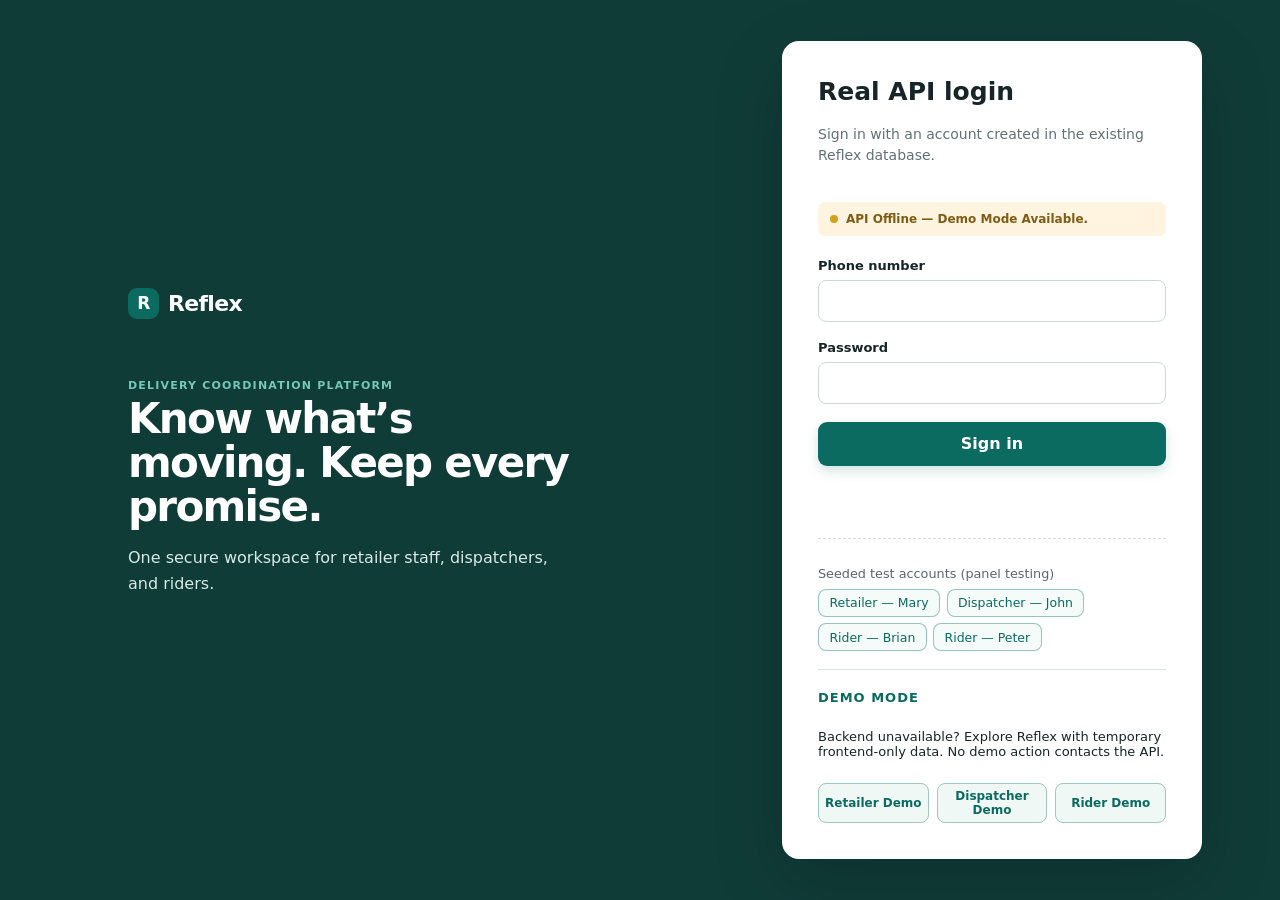
<file: frontend/index.html>
<!doctype html>
<html lang="en">

<head>
  <meta charset="UTF-8" />
  <meta name="viewport" content="width=device-width, initial-scale=1.0" />
  <meta name="theme-color" content="#0b6b61" />
  <title>Reflex | Delivery coordination</title>
  <link rel="stylesheet" href="./styles.css" />
  <link rel="stylesheet" href="./direct-open.css" />
  <link rel="stylesheet" href="./demo.css" />
  <link rel="stylesheet" href="./reflex-extras.css" />
</head>

<body>
  <main id="app" class="app-shell" aria-live="polite"></main>
  <div id="toast-region" class="toast-region" aria-live="assertive"></div>
  <script type="module" src="./js/app.js"></script>
</body>

</html>
</file>
<file: frontend/styles.css>
:root{--ink:#172529;--muted:#627174;--canvas:#f4f7f5;--surface:#fff;--line:#dbe5e1;--brand:#0b6b61;--brand-dark:#07554d;--mint:#dff3ed;--danger:#b42318;--shadow:0 18px 45px rgba(26,52,48,.08);font-family:Inter,ui-sans-serif,system-ui,-apple-system,BlinkMacSystemFont,"Segoe UI",sans-serif;color:var(--ink);background:var(--canvas)}*{box-sizing:border-box}body{margin:0}button,input,textarea{font:inherit}button{cursor:pointer}a{color:inherit}.app-shell{min-height:100vh}.topbar{height:72px;background:#fff;border-bottom:1px solid var(--line);display:flex;justify-content:space-between;align-items:center;padding:0 clamp(20px,5vw,72px)}.brand{font-weight:800;font-size:22px;text-decoration:none;letter-spacing:-.7px;display:flex;align-items:center;gap:9px}.brand span{display:grid;place-items:center;width:31px;height:31px;color:#fff;background:var(--brand);border-radius:9px;font-size:17px}.account{display:flex;align-items:center;gap:18px}.account div{display:grid;text-align:right;font-size:14px}.account small{text-transform:capitalize;color:var(--muted)}.text-button{border:0;background:transparent;color:var(--brand);font-weight:700}.shell{max-width:1440px;margin:auto;display:grid;grid-template-columns:250px minmax(0,1fr);min-height:calc(100vh - 72px)}aside{background:#103c38;color:#d8efeb;padding:44px 30px}aside h2{color:#fff;font-size:24px;letter-spacing:-.7px;margin:8px 0 14px}aside p{line-height:1.6;font-size:14px}.section-label,.eyebrow{font-weight:800;letter-spacing:1.2px;font-size:11px;text-transform:uppercase;color:#3f8d82;margin:0}.section-label{color:#a6d5cd}.sync-state{border-top:1px solid rgba(255,255,255,.15);margin-top:36px;padding-top:18px;font-size:12px;display:flex;gap:8px;align-items:center}.sync-state i{width:8px;height:8px;border-radius:50%;background:#67d4b3}.syncing i{animation:pulse .85s infinite alternate}@keyframes pulse{to{opacity:.25;transform:scale(.6)}}.workspace{padding:clamp(24px,4vw,58px);min-width:0}.page-heading{display:flex;gap:20px;justify-content:space-between;align-items:flex-end;margin-bottom:28px}.page-heading h1,.login h1{margin:5px 0 0;font-size:clamp(28px,4vw,42px);line-height:1.05;letter-spacing:-1.7px}.button{appearance:none;border:0;border-radius:9px;background:var(--brand);color:#fff;min-height:44px;padding:0 17px;font-weight:750;box-shadow:0 5px 12px rgba(11,107,97,.18)}.button:hover{background:var(--brand-dark)}.button:disabled{opacity:.55;cursor:wait}.button.ghost{background:transparent;color:var(--brand);border:1px solid #b9d7d0;box-shadow:none}.button.secondary{background:#173f3b}.stats{display:grid;grid-template-columns:repeat(4,1fr);gap:15px;margin-bottom:36px}.stat{background:var(--surface);border:1px solid var(--line);border-radius:13px;padding:18px;box-shadow:0 6px 15px rgba(28,58,52,.03)}.stat span{color:var(--muted);font-size:13px}.stat strong{display:block;font-size:31px;margin-top:5px}.retailer-grid{display:grid;grid-template-columns:minmax(280px,.72fr) minmax(0,1.3fr);gap:28px}.panel{background:#fff;border-radius:14px;padding:26px;border:1px solid var(--line);box-shadow:var(--shadow)}.panel h2,.section-heading h2{margin:0;font-size:20px;letter-spacing:-.5px}.panel>p{color:var(--muted);font-size:14px;line-height:1.5}.stack-form{display:grid;gap:15px;margin-top:22px}label{display:grid;gap:7px;font-size:13px;font-weight:700}input,textarea{border:1px solid #cbd9d5;border-radius:8px;padding:11px 12px;min-height:42px;outline:none;background:#fff;color:var(--ink)}textarea{resize:vertical;min-height:68px}input:focus,textarea:focus{border-color:var(--brand);box-shadow:0 0 0 3px rgba(11,107,97,.12)}.section-heading{display:flex;align-items:center;justify-content:space-between;margin:5px 0 15px}.section-heading span{color:var(--muted);font-size:13px}.delivery-list{display:grid;gap:16px}.dispatch-grid{grid-template-columns:repeat(auto-fit,minmax(290px,1fr))}.rider-grid{grid-template-columns:repeat(auto-fit,minmax(310px,1fr))}.delivery-card{border:1px solid var(--line);border-radius:13px;background:var(--surface);padding:21px;box-shadow:0 8px 22px rgba(26,52,48,.04)}.card-heading{display:flex;justify-content:space-between;gap:14px;align-items:flex-start}.card-heading h3{font-size:19px;margin:4px 0}.status{font-size:11px;font-weight:800;text-transform:uppercase;letter-spacing:.55px;padding:6px 8px;border-radius:20px;white-space:nowrap}.status-OPEN{background:#edf1f0;color:#566565}.status-ASSIGNED{background:#e7efff;color:#245cb5}.status-PICKED_UP{background:#fff2ce;color:#8b6300}.status-DELIVERED{background:#ddf6e9;color:#09683c}.status-FAILED{background:#fee9e7;color:#b42318}.item{font-weight:650;margin:16px 0}.delivery-meta{display:grid;grid-template-columns:1fr 1fr;gap:13px;margin:0}.delivery-meta div{min-width:0}.delivery-meta dt{font-size:10px;text-transform:uppercase;letter-spacing:.7px;font-weight:800;color:#788786}.delivery-meta dd{font-size:13px;margin:4px 0 0;line-height:1.35;overflow-wrap:anywhere}.progress{list-style:none;display:flex;padding:0;margin:21px 0 12px;gap:0}.progress li{font-size:9px;flex:1;color:#85928f;display:grid;gap:5px;position:relative}.progress span{height:5px;background:#dce4e1;display:block;margin-right:2px}.progress .complete span,.progress .current span{background:var(--brand)}.progress .current{color:var(--brand);font-weight:800}.muted{color:var(--muted);font-size:12px;margin:0}.assign-form{display:grid;grid-template-columns:1fr auto;gap:10px;align-items:end;border-top:1px solid var(--line);margin-top:19px;padding-top:15px}.assign-form input{width:100%}.rider-actions{display:flex;gap:10px;margin-top:18px}.success-copy{color:#087842;font-weight:700;margin:16px 0 0}.failed-note{font-size:12px;color:var(--danger);margin:12px 0}.integration-note{font-size:13px;padding:12px 14px;background:#e9f4f1;border-left:3px solid var(--brand);color:#36514e;border-radius:4px;margin:0 0 17px}.empty{border:1px dashed #b7c9c3;padding:42px 20px;border-radius:13px;text-align:center;background:#fff}.empty h3{margin:0}.empty p{color:var(--muted);margin-bottom:0}.rider-intro{background:linear-gradient(120deg,#0b6b61,#135b53);padding:24px 28px;color:#def4ef;border-radius:14px;margin-bottom:22px;display:flex;align-items:center;justify-content:space-between}.rider-intro span{font-weight:700}.rider-intro strong{font-size:38px;color:#fff}.login{min-height:100vh;display:grid;grid-template-columns:1.1fr .9fr;background:#103c38}.login-intro{padding:clamp(40px,10vw,140px);color:#d7eae6;display:flex;flex-direction:column;justify-content:center}.login-intro .brand{color:#fff;margin-bottom:60px}.login-intro .eyebrow{color:#76c7b7}.login-intro h1{color:#fff;max-width:540px}.login-intro>p:last-child{max-width:430px;line-height:1.6}.login-card{margin:auto;max-width:420px;width:calc(100% - 44px);background:#fff;border-radius:17px;padding:36px;box-shadow:0 25px 70px rgba(0,0,0,.18);display:grid;gap:18px}.login-card h2{margin:0;font-size:25px}.login-card>p{color:var(--muted);margin:0;font-size:14px;line-height:1.5}.form-error{color:var(--danger)!important;min-height:20px}.toast-region{position:fixed;z-index:5;right:22px;bottom:22px;display:grid;gap:10px}.toast{max-width:370px;padding:14px 16px;background:#0c665a;color:#fff;border-radius:9px;box-shadow:var(--shadow);font-weight:650;font-size:14px}.toast.error{background:#aa2b20}@media(max-width:900px){.shell{grid-template-columns:1fr}aside{padding:20px 25px;display:flex;align-items:center;gap:20px;flex-wrap:wrap}aside h2,aside p{margin:0}aside p{max-width:430px}.sync-state{border-top:0;margin:0;padding:0}.retailer-grid{grid-template-columns:1fr}.stats{grid-template-columns:repeat(2,1fr)}.login{grid-template-columns:1fr}.login-intro{padding:48px 30px}.login-intro .brand{margin-bottom:36px}.login-card{margin:0 auto 48px}}@media(max-width:560px){.topbar{padding:0 18px}.account div{display:none}.workspace{padding:27px 16px}.page-heading{align-items:flex-start}.page-heading .button{font-size:12px;padding:0 10px}.delivery-meta{grid-template-columns:1fr}.assign-form{grid-template-columns:1fr}.rider-actions{flex-direction:column}.rider-actions .button{width:100%}.stats{gap:10px}.stat{padding:14px}.stat strong{font-size:26px}.toast-region{left:15px;right:15px;bottom:15px}.toast{max-width:none}.login-card{padding:27px 22px}}
</file>
<file: frontend/direct-open.css>
.direct-open-hint {
  margin: 0;
  padding: 10px 11px;
  border-left: 3px solid #d79f19;
  border-radius: 4px;
  background: #fff5d9;
  color: #705719 !important;
  font-size: 12px !important;
}

.direct-open-hint code { font-size: 11px; }
</file>
<file: frontend/demo.css>
.mode-pill{display:inline-flex;align-items:center;gap:6px;padding:5px 9px;border-radius:99px;background:#fff0cc;color:#855c00;font-size:11px;font-weight:850;letter-spacing:.55px}.mode-pill.live{background:#dff3ed;color:#08724f}.api-status{display:flex;align-items:center;gap:8px;margin:18px 0 4px;padding:10px 12px;border-radius:7px;background:#edf5f2;color:#2e5750;font-size:12px;font-weight:700}.api-status i{width:8px;height:8px;border-radius:50%;background:#78948d}.api-status.online i{background:#14a56d}.api-status.offline{background:#fff4df;color:#805b13}.api-status.offline i{background:#d79f19}.demo-access{border-top:1px solid var(--line);padding-top:20px;display:grid;gap:11px}.demo-access h3{margin:0;font-size:13px;letter-spacing:1px;color:#0b6b61}.demo-access p{font-size:13px!important}.demo-buttons{display:grid;grid-template-columns:repeat(3,1fr);gap:8px}.demo-button{min-height:40px;border:1px solid #9fc8bf;border-radius:8px;background:#eff8f5;color:#0b6b61;font-weight:800;font-size:12px}.demo-banner{background:#fff4d8;border:1px solid #f0d594;border-radius:10px;padding:12px 14px;color:#72520c;margin:0 0 20px;font-size:13px;font-weight:700}.demo-banner strong{letter-spacing:.6px;font-size:11px}.topbar-meta{display:flex;align-items:center;gap:12px}.demo-stat-note{font-size:11px;color:#8c6819;margin:4px 0 0}.detail-toggle{margin-top:14px;background:transparent;border:0;color:var(--brand);font-weight:800;padding:0}.demo-scan{border:1px dashed #9fc8bf;background:#f2faf7;border-radius:10px;padding:14px;margin-top:16px}.demo-scan h4{margin:0 0 4px}.demo-scan p{font-size:12px;color:var(--muted);margin:0 0 11px}.rider-select{border:1px solid #cbd9d5;border-radius:8px;padding:11px 10px;background:#fff;min-height:42px;width:100%}@media(max-width:560px){.demo-buttons{grid-template-columns:1fr}.topbar-meta{gap:7px}.mode-pill{font-size:9px;padding:4px 6px}}
</file>
<file: frontend/reflex-extras.css>
/* Reflex extras: rider directory + seeded test-account quick login.
   Loaded alongside styles.css / demo.css / direct-open.css — additive only,
   doesn't touch any existing rule. */

.rider-directory {
  display: grid;
  gap: 0.75rem;
  margin-bottom: 1.5rem;
}

.rider-directory-card {
  display: flex;
  justify-content: space-between;
  align-items: center;
  gap: 1rem;
  padding: 0.85rem 1rem;
  border: 1px solid rgba(0, 0, 0, 0.1);
  border-radius: 10px;
  background: #fff;
}

.rider-directory-card.unavailable {
  opacity: 0.55;
}

.rider-directory-name {
  font-weight: 600;
}

.rider-directory-meta {
  font-size: 0.85rem;
  color: #5b6472;
}

.rider-directory-badge {
  font-size: 0.7rem;
  text-transform: uppercase;
  letter-spacing: 0.04em;
  padding: 0.2rem 0.55rem;
  border-radius: 999px;
  background: #e5f6ee;
  color: #0b6b61;
  white-space: nowrap;
}

.rider-directory-badge.busy {
  background: #fdeee0;
  color: #9a5a10;
}

.test-accounts {
  margin-top: 1rem;
  padding-top: 0.9rem;
  border-top: 1px dashed rgba(0, 0, 0, 0.15);
}

.test-accounts-label {
  font-size: 0.8rem;
  color: #5b6472;
  margin-bottom: 0.5rem;
}

.test-account-buttons {
  display: flex;
  flex-wrap: wrap;
  gap: 0.4rem;
}

.test-account-button {
  font-size: 0.78rem;
  padding: 0.35rem 0.65rem;
  border-radius: 8px;
  border: 1px solid rgba(11, 107, 97, 0.4);
  background: #f4fbf9;
  color: #0b6b61;
  cursor: pointer;
}

.test-account-button:hover {
  background: #e5f6ee;
}

.assigned-rider-card {
  margin-top: 0.5rem;
  padding: 0.6rem 0.75rem;
  border-radius: 8px;
  background: #f4fbf9;
  font-size: 0.85rem;
}
</file>
